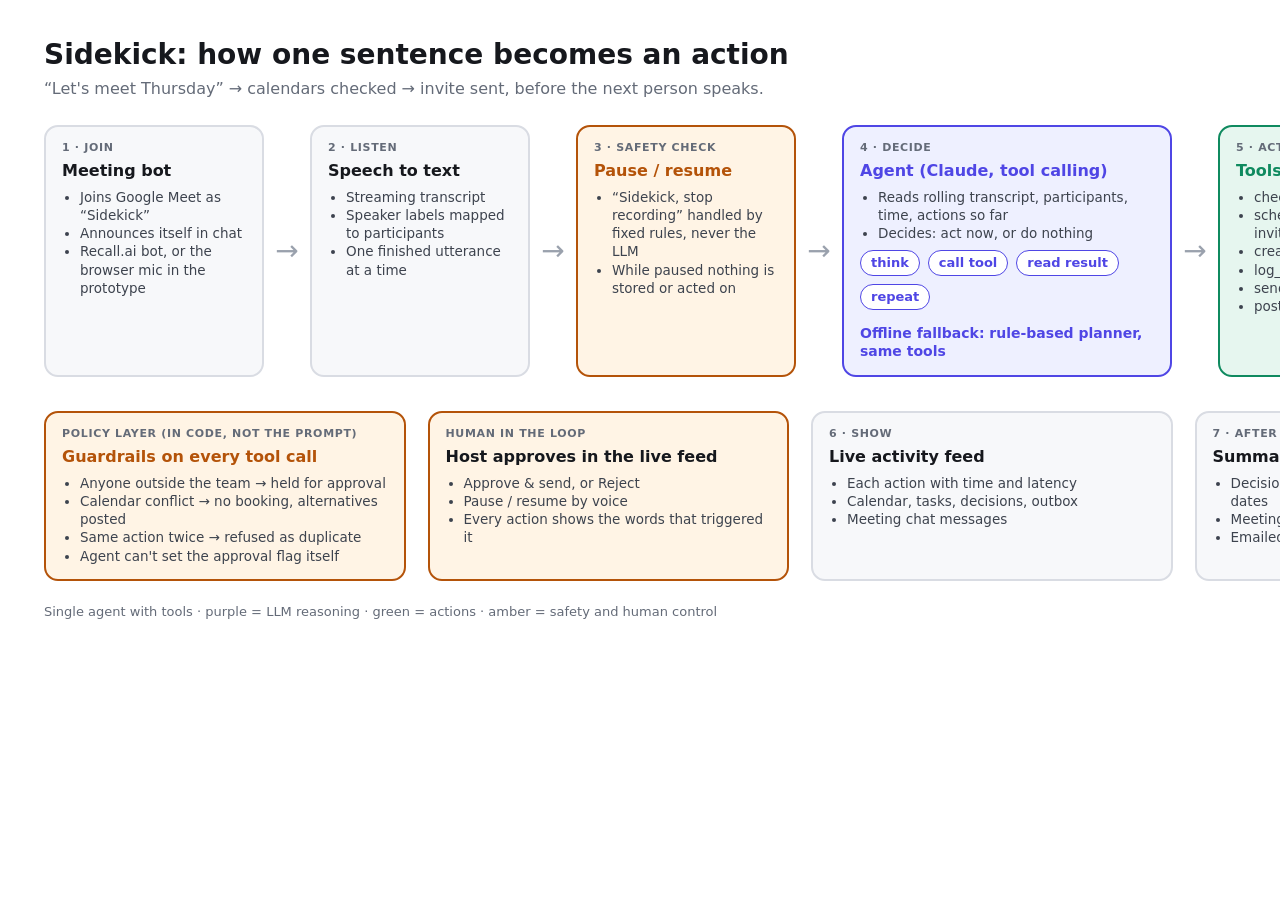
<file: docs/diagram/workflow.html>
<!doctype html>
<html><head><meta charset="utf-8"><title>Sidekick workflow</title>
<style>
  body { margin:0; background:#ffffff; font: 15px/1.35 "Segoe UI", system-ui, sans-serif; color:#16181d; }
  .wrap { width:1600px; padding:36px 44px; box-sizing:border-box; position:relative; }
  h1 { margin:0 0 4px; font-size:28px; }
  p.sub { margin:0 0 26px; color:#646b78; font-size:16px; }
  .row { display:flex; align-items:stretch; gap:0; }
  .box { border-radius:14px; padding:14px 16px; border:2px solid #d9dce3; background:#f7f8fa; width:220px; box-sizing:border-box; }
  .box h3 { margin:0 0 6px; font-size:16px; }
  .box ul { margin:0; padding-left:18px; color:#3d434e; font-size:13.5px; }
  .box .tag { font-size:11px; font-weight:700; letter-spacing:.06em; text-transform:uppercase; color:#646b78; margin-bottom:4px; }
  .arrow { width:46px; display:flex; align-items:center; justify-content:center; color:#9aa1ad; font-size:28px; }
  .agent { background:#eef0ff; border-color:#4f46e5; width:330px; }
  .agent h3 { color:#4f46e5; }
  .loop { display:flex; gap:8px; margin-top:8px; flex-wrap:wrap; }
  .loop span { background:#fff; border:1.5px solid #4f46e5; color:#4f46e5; border-radius:999px; padding:3px 10px; font-size:13px; font-weight:600; }
  .tools { background:#e6f6ef; border-color:#0f8a5f; }
  .tools h3 { color:#0f8a5f; }
  .gate { background:#fff4e5; border-color:#b45309; }
  .gate h3 { color:#b45309; }
  .out { background:#f7f8fa; }
  .lower { display:flex; gap:22px; margin-top:34px; }
  .lower .box { width:auto; flex:1; }
  .human { background:#fff4e5; border-color:#b45309; }
  .legend { margin-top:22px; color:#646b78; font-size:13px; }
  .ret { margin-top:14px; color:#4f46e5; font-weight:600; font-size:14px; }
</style></head>
<body><div class="wrap">
  <h1>Sidekick: how one sentence becomes an action</h1>
  <p class="sub">“Let's meet Thursday” → calendars checked → invite sent, before the next person speaks.</p>

  <div class="row">
    <div class="box"><div class="tag">1 · Join</div><h3>Meeting bot</h3>
      <ul><li>Joins Google Meet as “Sidekick”</li><li>Announces itself in chat</li><li>Recall.ai bot, or the browser mic in the prototype</li></ul></div>
    <div class="arrow">→</div>
    <div class="box"><div class="tag">2 · Listen</div><h3>Speech to text</h3>
      <ul><li>Streaming transcript</li><li>Speaker labels mapped to participants</li><li>One finished utterance at a time</li></ul></div>
    <div class="arrow">→</div>
    <div class="box gate"><div class="tag">3 · Safety check</div><h3>Pause / resume</h3>
      <ul><li>“Sidekick, stop recording” handled by fixed rules, never the LLM</li><li>While paused nothing is stored or acted on</li></ul></div>
    <div class="arrow">→</div>
    <div class="box agent"><div class="tag">4 · Decide</div><h3>Agent (Claude, tool calling)</h3>
      <ul><li>Reads rolling transcript, participants, time, actions so far</li><li>Decides: act now, or do nothing</li></ul>
      <div class="loop"><span>think</span><span>call tool</span><span>read result</span><span>repeat</span></div>
      <div class="ret">Offline fallback: rule-based planner, same tools</div></div>
    <div class="arrow">→</div>
    <div class="box tools"><div class="tag">5 · Act</div><h3>Tools</h3>
      <ul><li>check_availability</li><li>schedule_meeting + invite</li><li>create_task</li><li>log_decision</li><li>send_email</li><li>post_to_meeting_chat</li></ul></div>
  </div>

  <div class="lower">
    <div class="box gate"><div class="tag">Policy layer (in code, not the prompt)</div><h3>Guardrails on every tool call</h3>
      <ul><li>Anyone outside the team → held for approval</li><li>Calendar conflict → no booking, alternatives posted</li><li>Same action twice → refused as duplicate</li><li>Agent can't set the approval flag itself</li></ul></div>
    <div class="box human"><div class="tag">Human in the loop</div><h3>Host approves in the live feed</h3>
      <ul><li>Approve &amp; send, or Reject</li><li>Pause / resume by voice</li><li>Every action shows the words that triggered it</li></ul></div>
    <div class="box out"><div class="tag">6 · Show</div><h3>Live activity feed</h3>
      <ul><li>Each action with time and latency</li><li>Calendar, tasks, decisions, outbox</li><li>Meeting chat messages</li></ul></div>
    <div class="box out"><div class="tag">7 · After the call</div><h3>Summary</h3>
      <ul><li>Decisions, action items with owners and due dates</li><li>Meetings booked, open questions</li><li>Emailed to the team</li></ul></div>
  </div>
  <div class="legend">Single agent with tools · purple = LLM reasoning · green = actions · amber = safety and human control</div>
</div></body></html>
</file>
